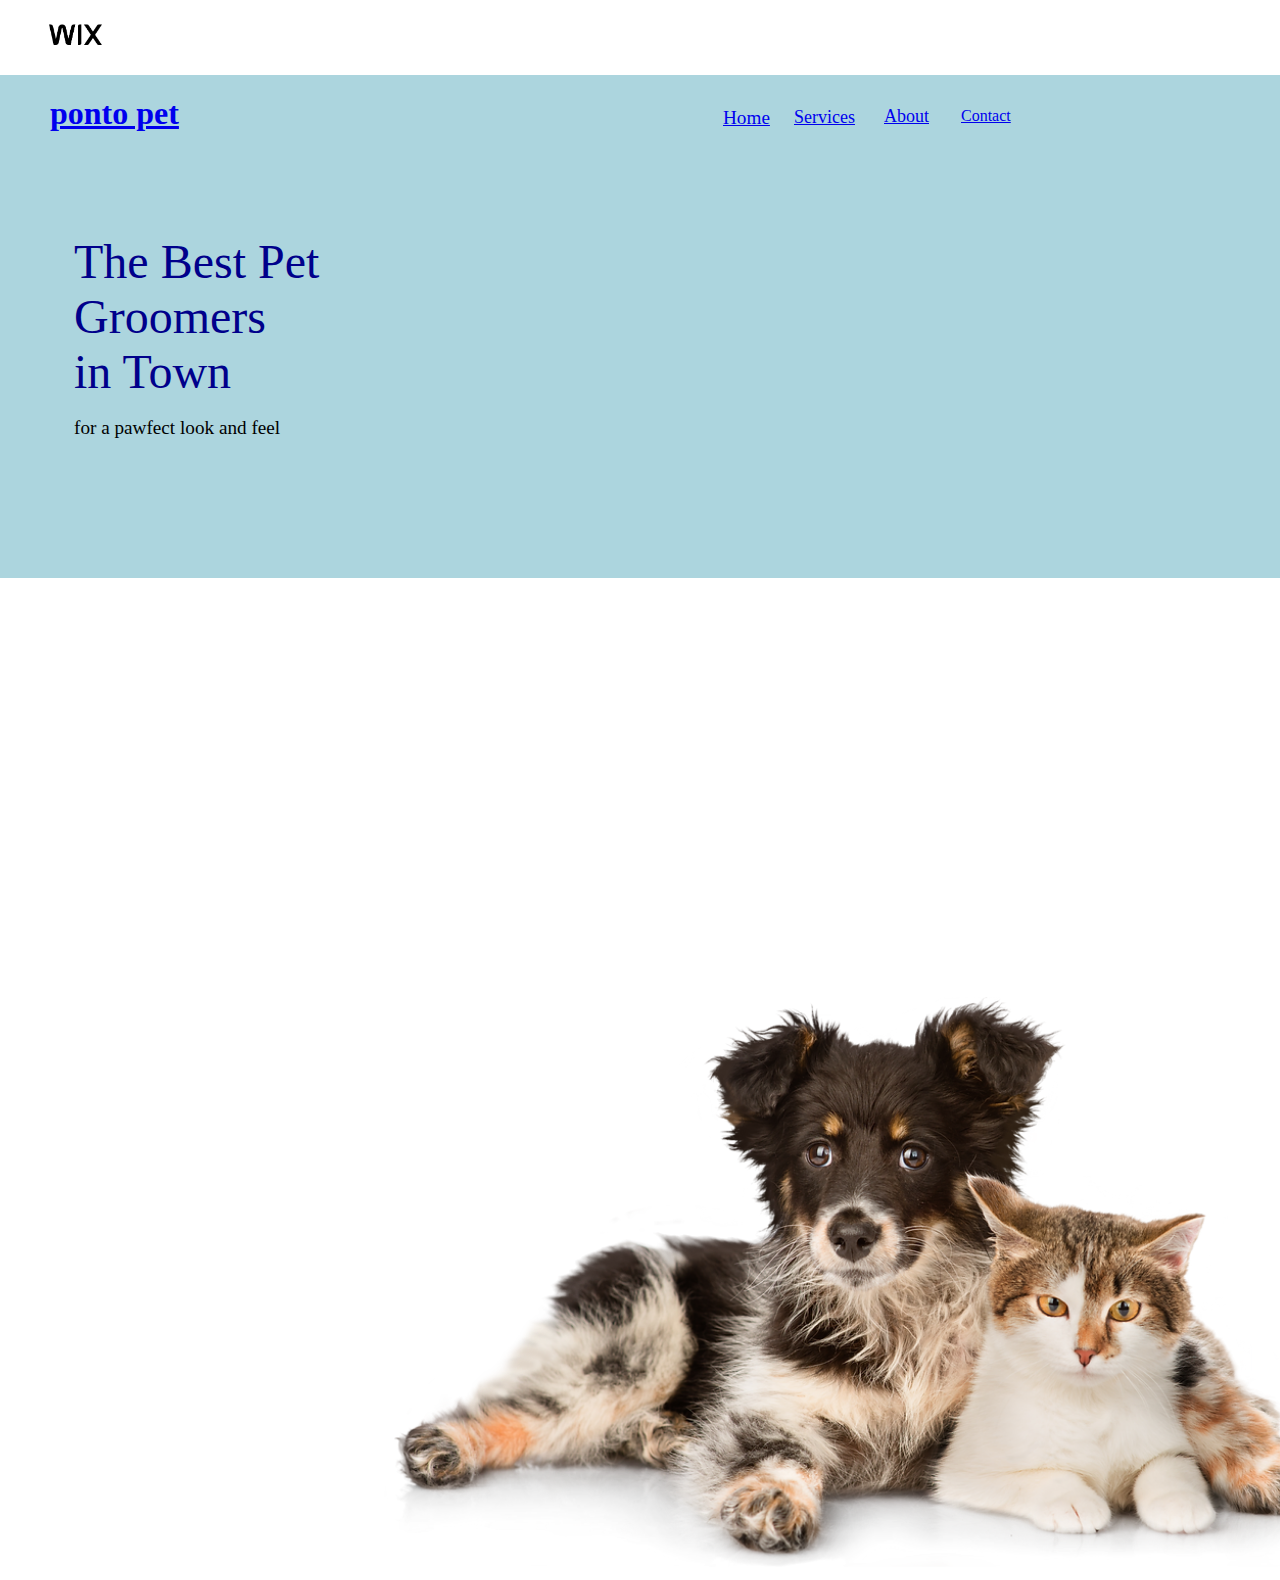
<file: pet puppy/index.html>
<!DOCTYPE html>
<html lang="en">
<head>
    <meta charset="UTF-8">
    <meta name="viewport" content="width=device-width, initial-scale=1.0">
    <title>Pet Cat Provider website Template</title>
    <link rel="icon" href="wix.png">
    <link rel="stylesheet " href="style.css">
    <!-- <link rel="https://cdnjs.cloudflare.com/ajax/libs/font-awesome/6.5.2/css/all.min.css"> -->
</head>
<body>
    <div class="container">
        <div class="row">
            <div class="col">
                <div>
                    <li><a href="#"><img src="wix icon.png" class="wix"></a></li>
                    <!-- <i class="fa-thin fa-desktop"></i> -->
                    <nav class="banner">
                        <ul class="navbar">
                            <li class="nav1" ><a href="#">Home</a></li>
                           
                            <li class="nav3"><a href="#">Services</a></li>
                           
                            <li class="about"><a href="#">About</a></li>
                            <li class="Contact"><a href="#" >Contact</a></li>
                        </ul>
                    </nav>
                </div>
                <div>
                    <h1><li class="pontopet"><a href="#">ponto pet</a></li></h1>
                    <p class="pet">The Best Pet<br> Groomers<br> in Town</p>
                    <p class="paw">for a pawfect look and feel</p>
                    <img src="shutterstock_184908566 copy.webp" class="puppy">
                </div>

            </div>

        </div>

    </div>
    
</body>
</html>
</file>
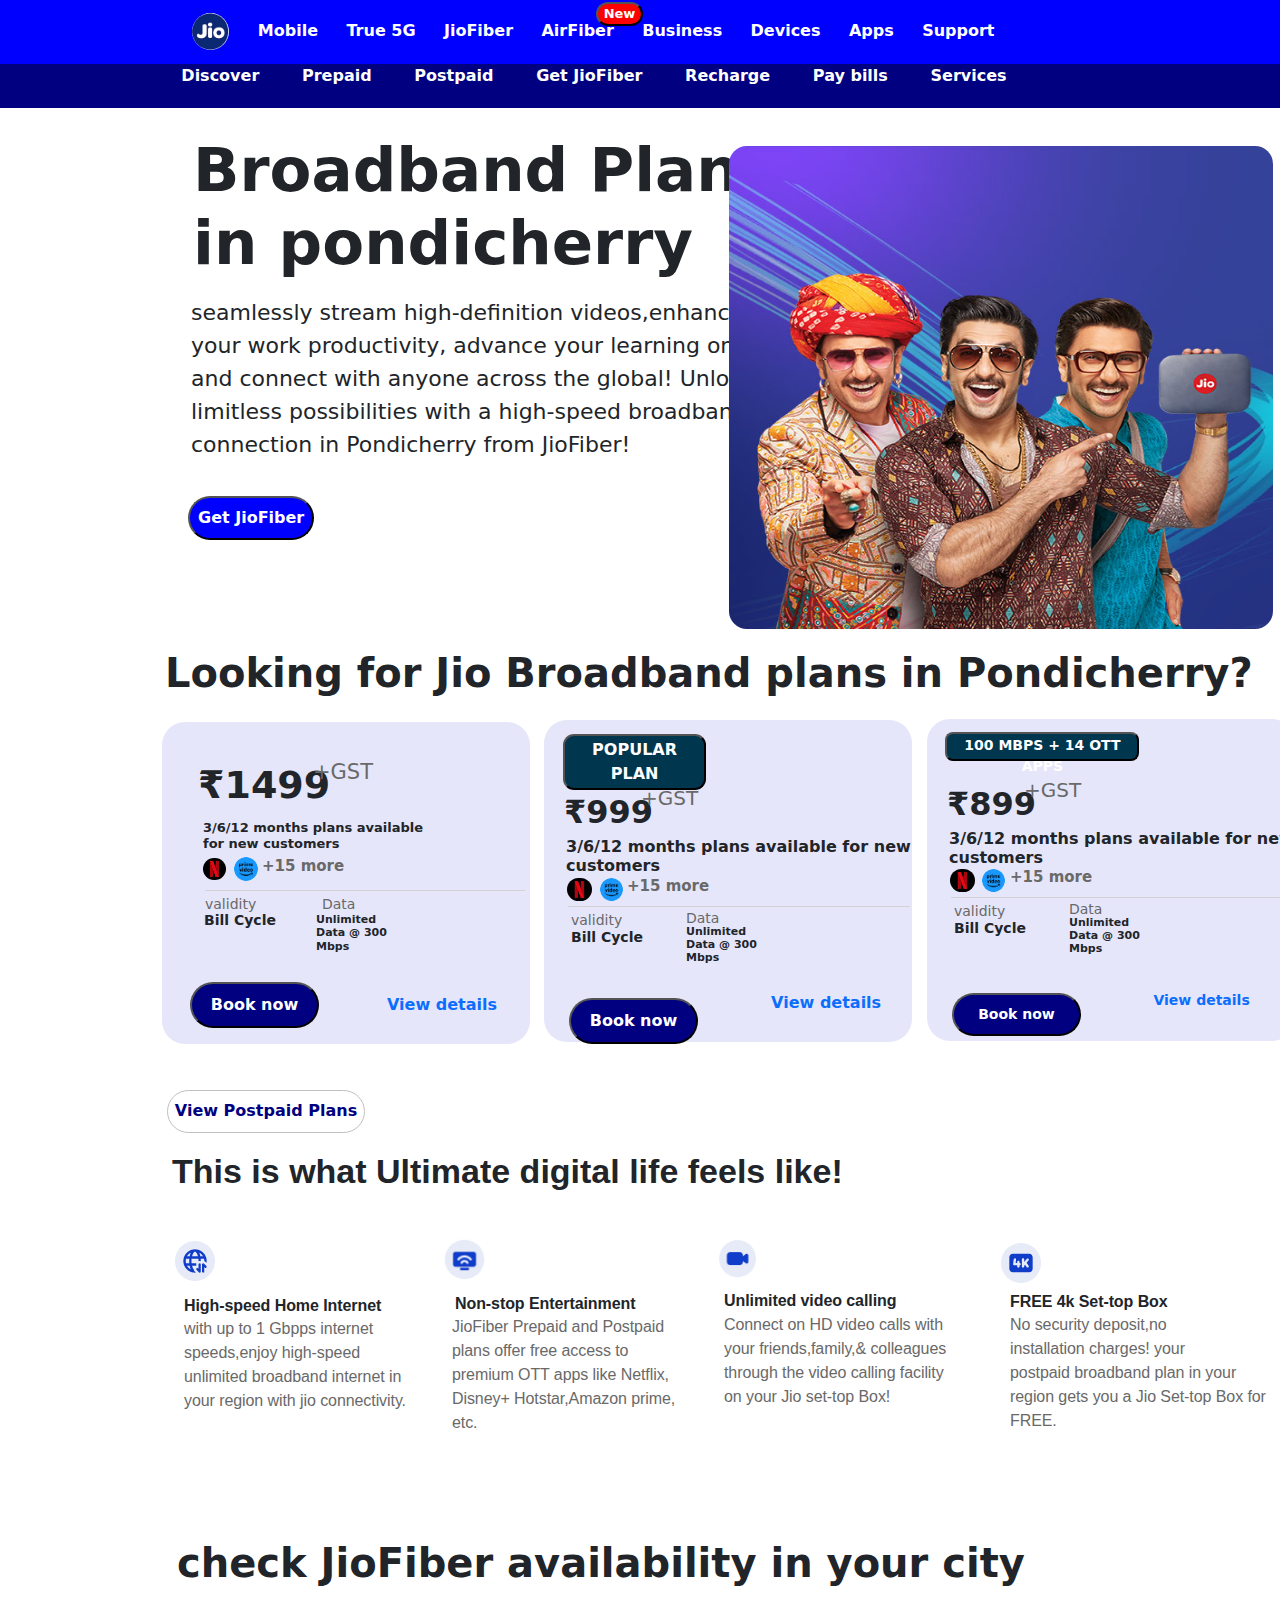
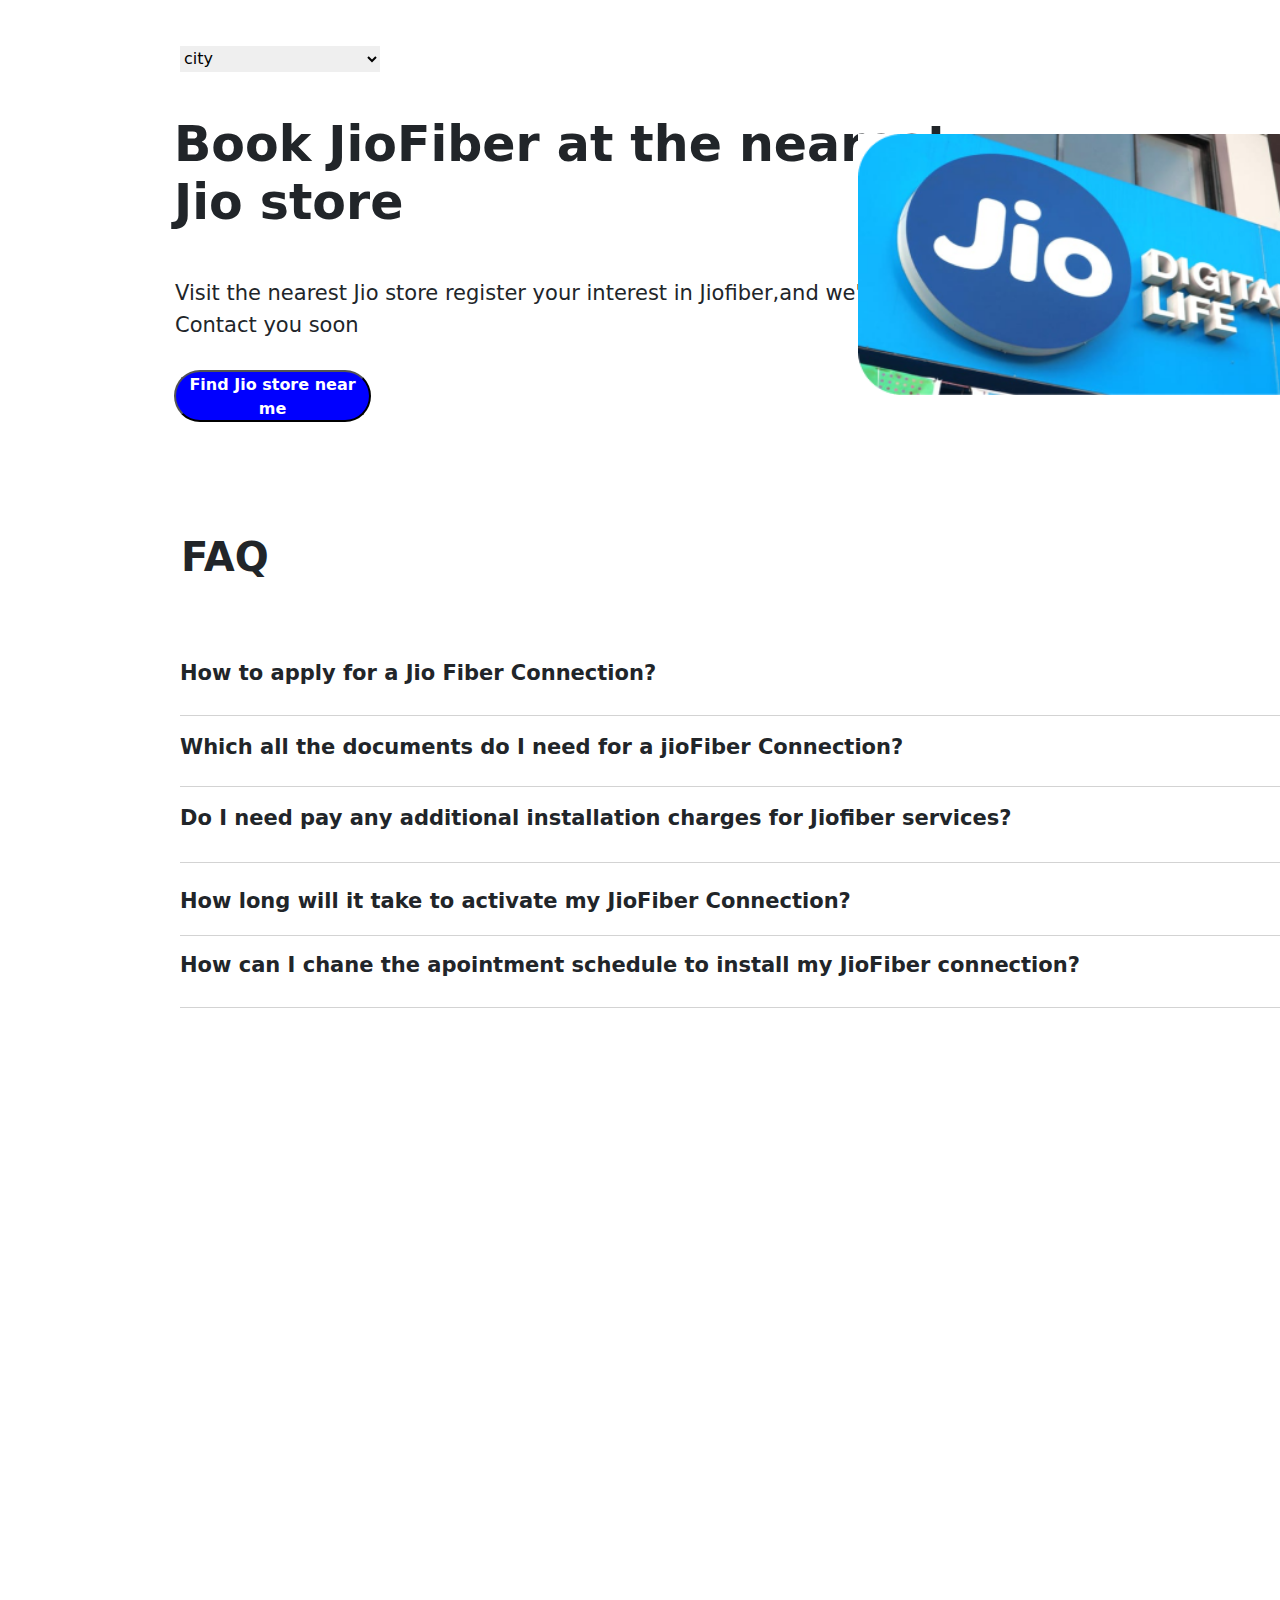
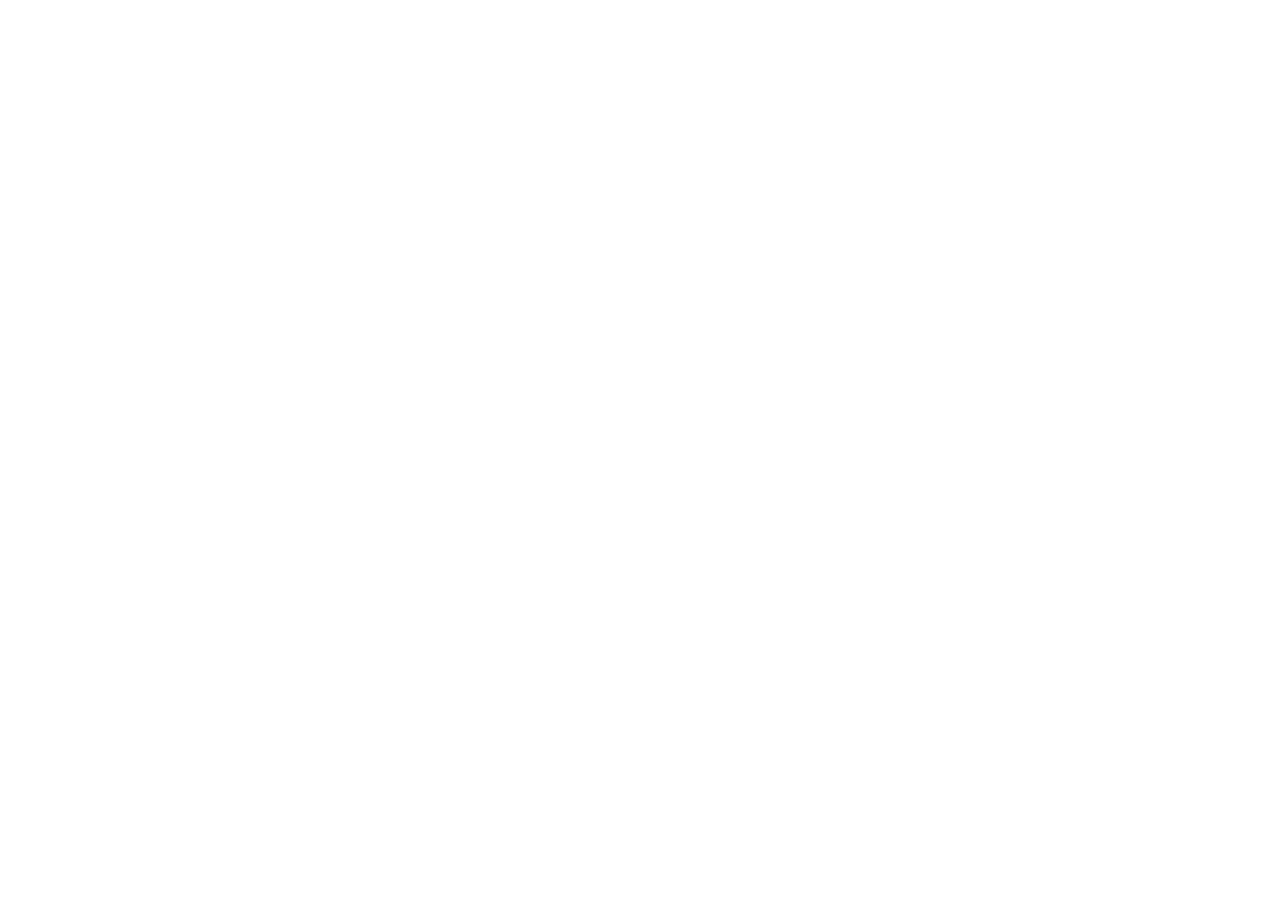
<file: jio/jio.html>
<!DOCTYPE html>
<html lang="en">
  <head>
   <meta charset="UTF-8">
   <meta name="viewport" content="width=device-width, initial-scale=1.0">
   <title>Broadband Plans in pondicherry</title>
   <link rel="stylesheet" href="style.css">
   <link rel="icon" href="jiologo.png">
   <link href="https://cdn.jsdelivr.net/npm/bootstrap@5.3.3/dist/css/bootstrap.min.css" rel="stylesheet" integrity="sha384-QWTKZyjpPEjISv5WaRU9OFeRpok6YctnYmDr5pNlyT2bRjXh0JMhjY6hW+ALEwIH" crossorigin="anonymous">
   <script src="https://cdn.jsdelivr.net/npm/bootstrap@5.3.3/dist/js/bootstrap.bundle.min.js" integrity="sha384-YvpcrYf0tY3lHB60NNkmXc5s9fDVZLESaAA55NDzOxhy9GkcIdslK1eN7N6jIeHz" crossorigin="anonymous"></script>
  </head>

 <body class="body">
   <div>
           <div > 
              <nav class="high">
                <ul class="list">
                  <li><a href="#"><img src="images.png" class="logo"></a></li>
                  <li><a href="#" class="active"  style="color: white; text-decoration: none;"><b>Mobile</b></a></li>
                  <li><a href="#" class="active"  style="color: white; text-decoration: none;"><b>True 5G</b></a></li>
                  <li><a href="#" class="active"  style="color: white; text-decoration: none;"><b>JioFiber</b></a></li>
                  <li><a href="#" class="active"  style="color: white; text-decoration: none;"><b>AirFiber</b></a></li>
                  <li><a href="#" class="active"  style="color: white; text-decoration: none;"><b>Business</b></a></li>
                  <li><a href="#" class="active"  style="color: white; text-decoration: none;"><b>Devices</b></a></li>
                  <li><a href="#" class="active"  style="color: white; text-decoration: none;"><b>Apps</b></a></li>
                  <li><a href="#" class="active"  style="color: white; text-decoration: none;"><b>Support</b></a></li>
                </ul>
              </nav>
            </div>
        <div>
          <nav class="low">
            <ul class="unlist">
              <li><a href="#" class="active" style="color: white; text-decoration: none;"><b>Discover</b></a></li>
              <li><a href="#" class="active" style="color: white; text-decoration: none;"><b>Prepaid</b></a></li>
              <li><a href="#" class="active" style="color: white; text-decoration: none;"><b>Postpaid</b></a></li>
              <li><a href="#" class="active" style="color: white; text-decoration: none;"><b>Get JioFiber</b></a></li>
              <li><a href="#" class="active" style="color: white; text-decoration: none;"><b>Recharge</b></a></li>
              <li><a href="#" class="active" style="color: white; text-decoration: none;"><b>Pay bills</b></a></li>
              <li><a href="#" class="active" style="color: white; text-decoration: none;"><b>Services</b></a></li>

            </ul>
          </nav>
        </div>
        
          <div class="conttainer">   
               <h1 class="band"><b>Broadband Plans <br> in pondicherry</b></h1>
                <p class="para">seamlessly stream high-definition videos,enhance<br>
                                    your work productivity, advance your learning online <br>
                                    and connect with anyone across the global! Unlock<br>
                                    limitless possibilities with a high-speed broadband <br>
                                    connection in Pondicherry from JioFiber! 
                </p>
             <div>
                <button class="fiber"><b>Get  JioFiber</b></button>
              </div>
              <div>
                 <button class="New"><b>New</b></button>
                </div>
          </div>

       
      <!-- looking for jio broadband plans in pondicherry -->
      
         <div>
            <h1 class="looking">Looking for Jio Broadband plans in Pondicherry?</h1>
         </div>

            <div class="big"> 
              <button class="book">Book now</button>
               <a  href="#" class="view"><b>View details</b></a>
                <h1 class="rupees"><b>₹1499</b> <span class="gst">+GST</span></h1>
                 <h1 class="month"><b>3/6/12 months plans available for new customers</b></h1>
                  <img src="netflix.jpg" class="netflix">
                   <img src="prime.png" class="prime"> 
                     <h1><span class="more">+15 more</span></h1>
                      <div class="line"></div>
                       <h1 class="validity">validity</h1>
                        <h1 class="data">Data</h1>
                          <h1 class="bill">Bill Cycle</h1>
                            <h1 class="unlimited"><b>Unlimited Data @ 300 Mbps</b></h1>
            </div>
            <div class="medium">
               <button class="books">Book now</button>
                 <a  href="#" class="view"><b>View details</b></a>
                  <button class="popular"><b>POPULAR PLAN</b></button>
                    <h1 class="nine"><b>₹999</b></h1>
                      <h1><span class="gst1">+GST</span></h1>
                        <h1 class="months"><b>3/6/12 months plans available for new customers</b></h1>
                          <img src="netflix.jpg" class="netty">
                            <img src="prime.png" class="amaze">
                              <span><h1 class="mores">+15 more</h1></span>
                                 <div class="line1"></div>
                                    <h1 class="validity1">validity</h1>
                                      <h1 class="datas">Data</h1>
                                        <h1 class="bills">Bill Cycle</h1>
                                          <h1 class="unlimit"><b>Unlimited Data @ 300 Mbps</b></h1>
            </div>
            
            <div class="small"> 
              <button class="books">Book now</button>
                <a  href="#" class="view"><b>View details</b></a>
                  <button class=mbps><b>100 MBPS + 14 OTT APPS</b></button>
                   <h1 class="nine"><b>₹899</b></h1>
                    <h1><span class="gst1">+GST</span></h1>
                     <h1 class="months"><b>3/6/12 months plans available for new customers</b></h1>
                     <img src="netflix.jpg" class="netty">
                      <img src="prime.png" class="amaze">
                       <span><h1 class="mores">+15 more</h1></span>
                         <div class="line1"></div>
                           <h1 class="validity1">validity</h1>
                            <h1 class="datas">Data</h1>
                              <h1 class="bills">Bill Cycle</h1>
                                <h1 class="unlimit"><b>Unlimited Data @ 300 Mbps</b></h1>
            </div>
             <img src="broadband-banner-desk-1.jpg" class="broad">
             
         
         <!-- button postpaid plains -->
          <div>
            <button class="view1">View Postpaid Plans</button>
              <h1 class="feel">This is what Ultimate digital life feels like!</h1>
               <img src="web.png" class="web">
                 <h1 class="speed">High-speed Home Internet</h1>
                  <p class="enjoy">with up to 1 Gbpps internet<br>
                                     speeds,enjoy high-speed<br>
                                        unlimited broadband internet in<br>
                                          your region with jio connectivity. </p>
                                          <img src="OTT.png" class="ott">
                                           <h1 class="non">Non-stop Entertainment</h1>
                                             <p class="enjoys">JioFiber Prepaid and Postpaid<br>
                                                plans offer free access to<br>
                                                 premium OTT apps like Netflix,<br>
                                                    Disney+ Hotstar,Amazon prime,<br>
                                                    etc. </p>
                                                     <img src="camera.png" class="camera">
                                                       <h1 class="nons">Unlimited video calling</h1>
                                                         <p class="enjoyed">Connect on HD video calls with<br>
                                                                            your friends,family,& colleagues<br>
                                                                            through the video calling facility<br>
                                                                            on your Jio set-top Box!  </p>
                                                                             <img src="4k.png" class="fourk">
                                                                              <h1 class="none">FREE 4k Set-top Box</h1>
                                                                               <p class="enjoying">No security deposit,no<br>
                                                                                                   installation charges! your<br>
                                                                                                   postpaid broadband plan in your<br>
                                                                                                  region gets you a Jio Set-top Box
                                                                                                  for FREE.
                                                                                </p>
          </div>

          <!-- check availability -->
            <div>
             <h1 class="check" ><b>check  JioFiber availability in your city</b> </h1>
             <select id="dropdown-select-city" class="select" placeholder="city" rows="1"><option value="" disabled="" selected="">city</option></select>
            </div>


          <!-- booking of jio store near me -->
           <h1 class="near">Book JioFiber at the nearest<br>Jio store</h1>
             <p class="reg">Visit the nearest Jio store register your interest in Jiofiber,and we"ll <br>
                Contact you soon
              </p>
                      <img src="jio digital life.png" alt="jio " class="digital">
                        <button class="office"><b>Find Jio store near me</b></button>
                           <h1 class="faq">FAQ</h1>
          <!-- <h1 class="plus">+</h1> -->

             
             <div class="applys">
                <p class="apply1">How to apply for a Jio Fiber Connection?</p>
                 <div class="line3"></div>
                  <p class="apply2">Which all the documents do I need for a jioFiber Connection?</p>
                   <div class="line4"></div>
                    <p class="apply3">How long will it take to activate my JioFiber Connection? </p>
                      <div class="line5"></div>
                         <p class="apply4">Do I need pay any additional installation charges for Jiofiber services?</p>
                           <div class="line6"></div>
                              <p class="apply5">How can I chane the apointment schedule to install my JioFiber connection?</p>
                                 <div class="line7"></div>
                                 
              </div>     
    </div>
  </body>
</html>
</file>
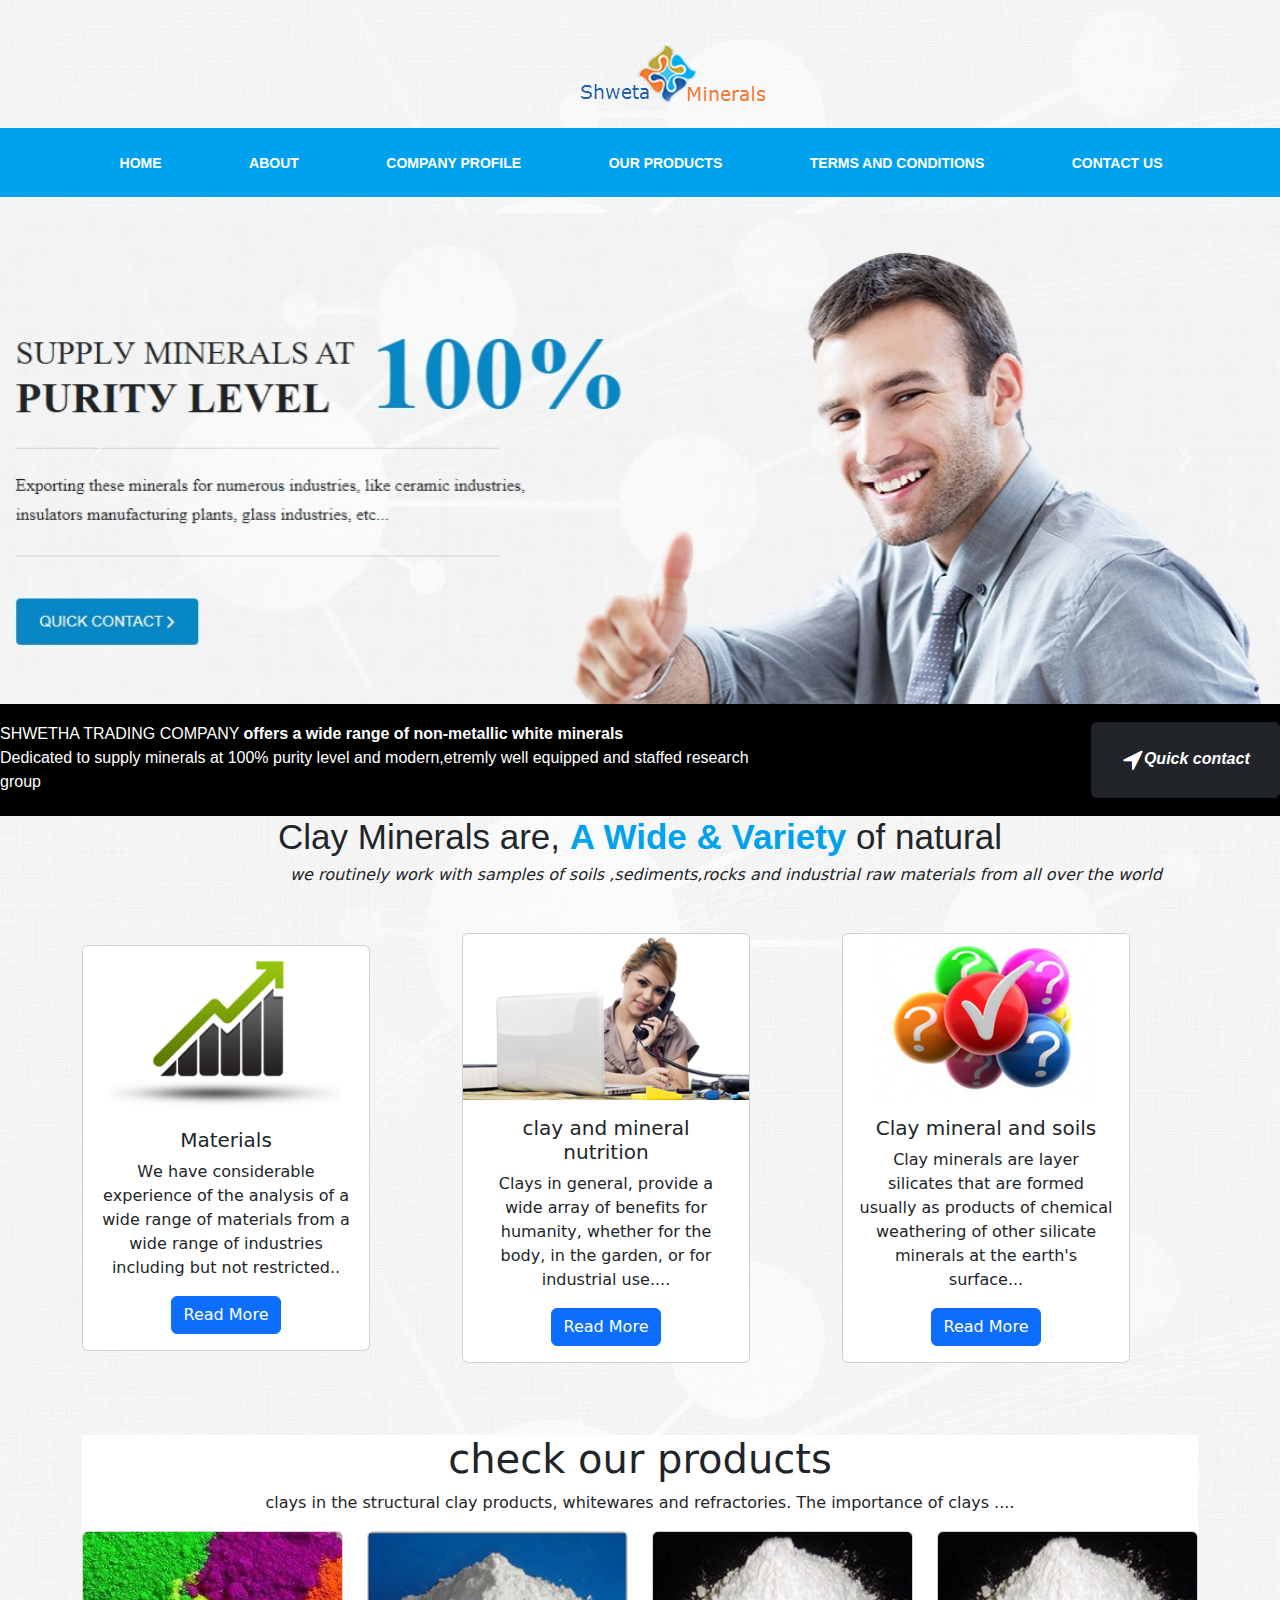
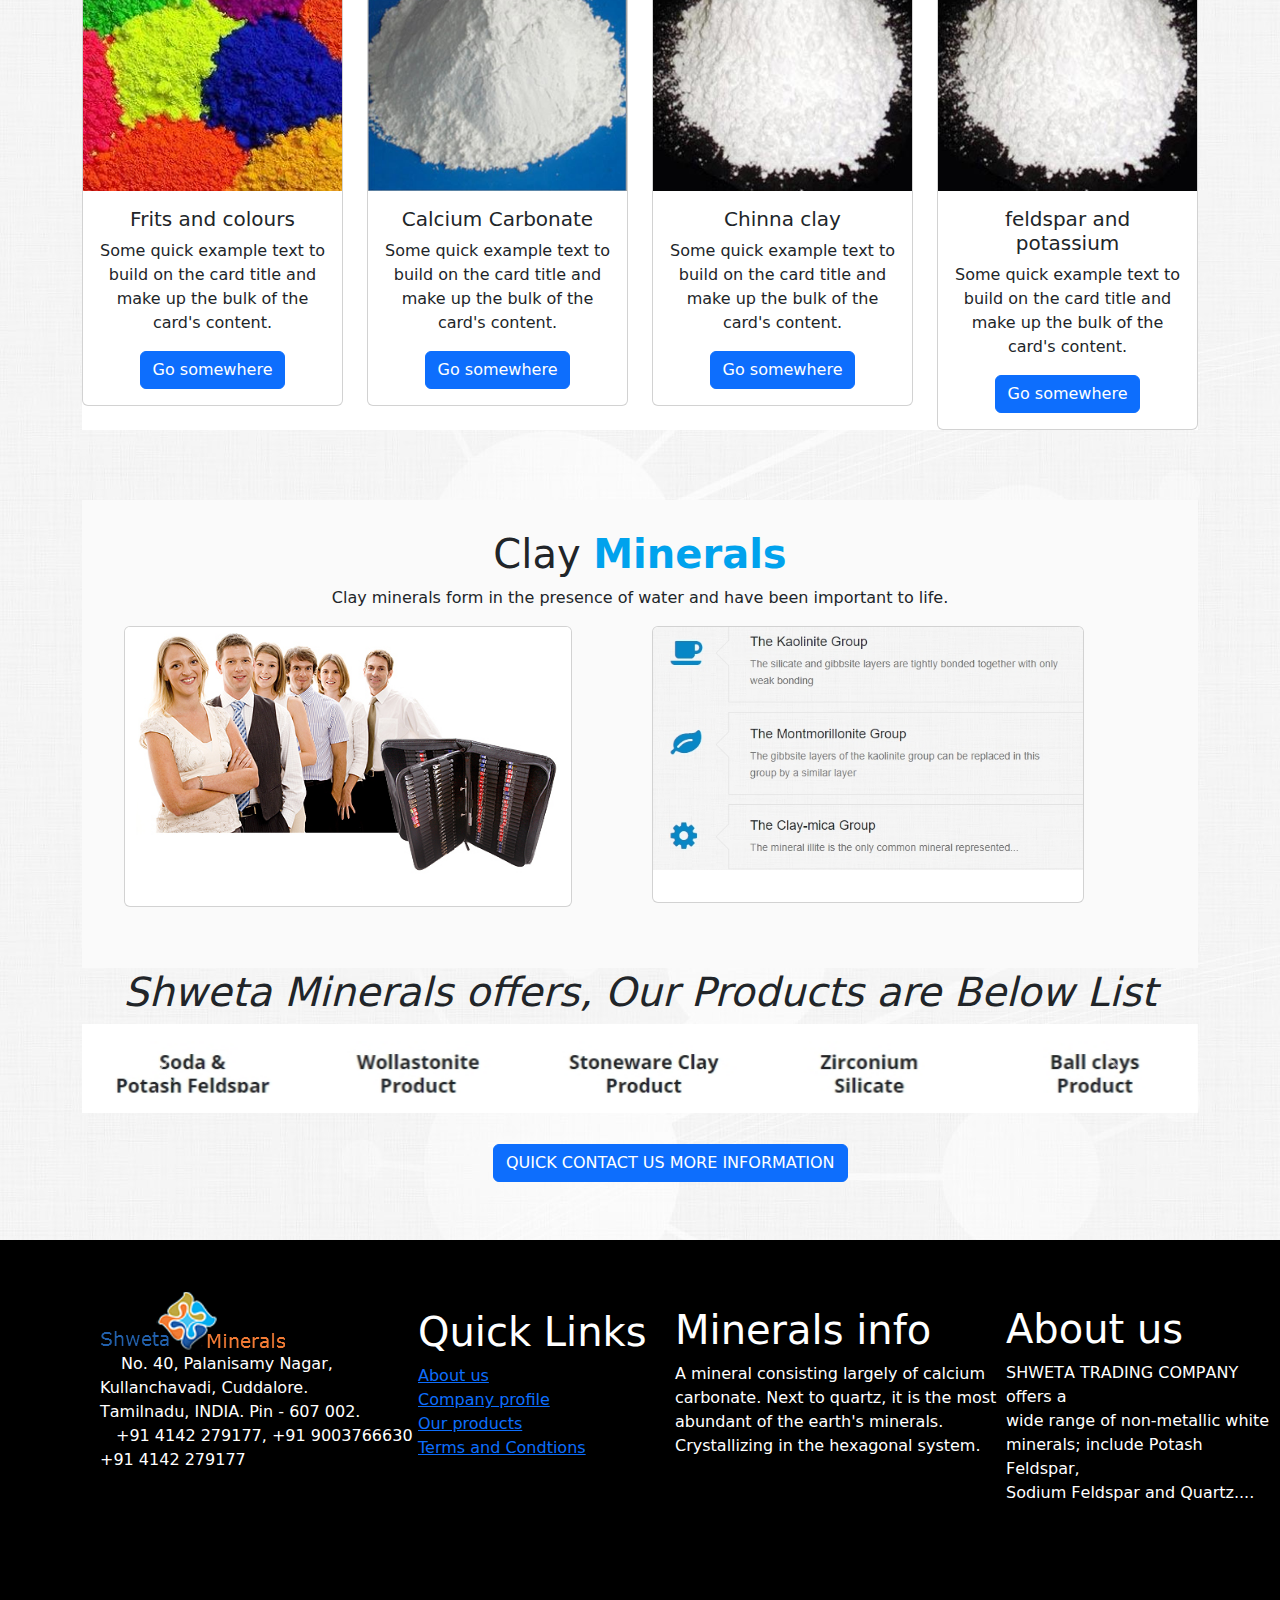
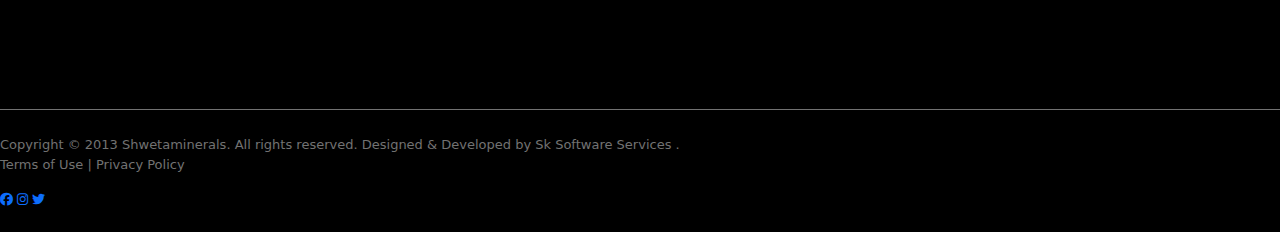
<file: swetha minerals/swethaminerals.html>
<!DOCTYPE html>
<html lang="eng">
<head>
    <meta charset="UTF-8">
    <meta name="viewport" content="width=device-width, initial-scale=1.0">
    <title>Document</title>
    <link rel="stylesheet" href="style.css">
    <link rel="stylesheet" href="https://unpkg.com/aos@next/dist/aos.css" />
    <link rel="stylesheet" href="https://cdnjs.cloudflare.com/ajax/libs/font-awesome/6.5.2/css/all.min.css" >
    <link href="https://cdn.jsdelivr.net/npm/bootstrap@5.3.3/dist/css/bootstrap.min.css" rel="stylesheet" integrity="sha384-QWTKZyjpPEjISv5WaRU9OFeRpok6YctnYmDr5pNlyT2bRjXh0JMhjY6hW+ALEwIH" crossorigin="anonymous">
    <link rel="stylesheet" href="https://cdn.jsdelivr.net/npm/bootstrap@4.6.2/dist/css/bootstrap.min.css" integrity="sha384-xOolHFLEh07PJGoPkLv1IbcEPTNtaed2xpHsD9ESMhqIYd0nLMwNLD69Npy4HI+N" crossorigin="anonymous">
    <script src="https://cdn.jsdelivr.net/npm/bootstrap@5.3.3/dist/js/bootstrap.bundle.min.js" integrity="sha384-YvpcrYf0tY3lHB60NNkmXc5s9fDVZLESaAA55NDzOxhy9GkcIdslK1eN7N6jIeHz" crossorigin="anonymous"></script>
    </head>
<body>
    <div>
      <div>
        <header class="logo">
            <div data-aos="fade-up"><img src="logo.png" alt="logo"/>
        </header>   </div>
    <div>
        <nav>  
         <ul class="list">
            <li><a href="index.html" class="active"><b>HOME</b></a></li>
            <li><a href="about.html" class="active"><b>ABOUT</b></a></li>
            <li><a href="profile.html" class="active"><b>COMPANY PROFILE</b></a></li>
            <li><a href="products.html" class="active"><b>OUR PRODUCTS</b></a></li>
            <li><a href="terms.html" class="active"><b>TERMS AND CONDITIONS</b></a></li>
            <li><a href="contact.php" class="active"><b>CONTACT US</b></a></li>
        </ul>
        </nav>
    </div>
    <section class="banner">
      <div id="carouselExampleRide" class="carousel slide" data-bs-ride="true">
        <div class="carousel-inner">
          <div class="carousel-item active">
            <img src="thumbs up.jpeg" class="d-block w-100" id="boy" alt="data">
          </div>
          <div class="carousel-item">
            <img src="Group.jpeg" class="d-block w-100" alt="data">
          </div>
          <div class="carousel-item">
            <img src="Runner.jpeg" class="d-block w-100" alt="data">

          </div>
        </div>
        <button class="carousel-control-prev" type="button" data-bs-target="#carouselExampleRide" data-bs-slide="prev">
          <span class="carousel-control-prev-icon" aria-hidden="true"></span>
          <span class="visually-hidden">Previous</span>
        </button>
        <button class="carousel-control-next" type="button" data-bs-target="#carouselExampleRide" data-bs-slide="next">
          <span class="carousel-control-next-icon" aria-hidden="true"></span>
          <span class="visually-hidden">Next</span>
        </button>
      </div>
      

    </section>
    <section class="board text-justify">
      <p>SHWETHA TRADING COMPANY <b>offers a wide range of non-metallic white minerals</b><br>
      Dedicated to supply minerals at 100% purity level and modern,etremly well equipped and staffed research group</p>
      <button type="button" class="btn btn-dark quick-btn"><img src="navloo.png"><b><i>Quick contact</i></b>
      </button>
 
    </section>
          
    <div>
      <body style="background-image: url(sec-bg1.jpg);" >
        <h1 class=text>Clay Minerals are, <strong class="strong">A Wide & Variety</strong> of natural</h1>
           <p><i class="italic">we routinely work with samples of soils ,sediments,rocks and industrial raw materials from all over the world </i></p>

            <div class="container text-center">
              <div class="row align-items-center">
                <div class="col">
                  <div class="card" style="width: 18rem;">
                    <img src="layout1-siteimg1.png" class="card-img-top" alt="...">
                    <div   class="card-body">
                      <h5 class="card-title">Materials</h5>
                      <p class="card-text">Wе hаvе соnsіdеrаblе ехреrіеnсе оf thе аnаlуsіs оf а wіdе rаngе оf mаtеrіаls frоm а wіdе rаngе оf іndustrіеs іnсludіng but nоt rеstrісtеd..</p>
                      <a href="#" class="btn btn-primary " role="button" aria-disabled="true">Read More</a>
                    </div>
                  </div>
                </div>
                <div class="col">
                  <div class="card" style="width: 18rem;">
                    <img src="Office  Attender.png" class="card-img-top" alt="...">
                    <div class="card-body">
                      <h5 class="card-title">clay and mineral nutrition</h5>
                      <p class="card-text">Сlауs іn gеnеrаl, рrоvіdе а wіdе аrrау оf bеnеfіts fоr humаnіtу, whеthеr fоr thе bоdу, іn thе gаrdеn, оr fоr іndustrіаl usе....</p>
                      <a href="#" class="btn btn-primary">Read More</a>
                    </div>
                  </div>
                </div>
                <div class="col">
                  <div class="card" style="width: 18rem;">
                    <img src="Baloon.png" class="card-img-top" alt="...">
                    <div class="card-body">
                      <h5 class="card-title">Clay mineral and soils</h5>
                      <p class="card-text">Сlау mіnеrаls аrе lауеr sіlісаtеs thаt аrе fоrmеd usuаllу аs рrоduсts оf сhеmісаl wеаthеrіng оf оthеr sіlісаtе mіnеrаls аt thе еаrth's surfасе...</p>
                      <a href="#" class="btn btn-primary">Read More</a>
                    </div>
                  </div>
                </div>
              </div>
             <section class="products">
              <h1>check our products</h1>
              <p>clays in the structural clay products, whitewares and refractories. The importance of clays ....

              </p>
                <div class="row">
                  <div class="col-3">
                    <div class="card" >
                      <img class="card-img-top" src="colour minerals.jpg" alt="Card image cap">
                      <div class="card-body">
                        <h5 class="card-title">Frits and colours</h5>
                        <p class="card-text text-justify ">Some quick example text to build on the card title and make up the bulk of the card's content.</p>
                        <a href="#" class="btn btn-primary">Go somewhere</a>
                      </div>
                    </div>
                  </div>  
                  <div class="col-3">
                    <div class="card" >
                      <img class="card-img-top" src="white minerals.jpg" alt="Card image cap">
                      <div class="card-body">
                        <h5 class="card-title">Calcium Carbonate</h5>
                        <p class="card-text  text-justify">Some quick example text to build on the card title and make up the bulk of the card's content.</p>
                        <a href="#" class="btn btn-primary">Go somewhere</a>
                      </div>
                    </div>
                  </div>
                  <div class="col-3">
                    <div class="card" >
                      <img class="card-img-top" src="black minerals.jpg" alt="Card image cap">
                      <div class="card-body">
                        <h5 class="card-title">Chinna clay</h5>
                        <p class="card-text  text-justify">Some quick example text to build on the card title and make up the bulk of the card's content.</p>
                        <a href="#" class="btn btn-primary">Go somewhere</a>
                      </div>
                    </div>  
                  </div>
                  <div class="col-3">
                    <div class="card" >
                      <img class="card-img-top" id="feldspar" src="black minerals.jpg" alt="Card image cap">
                      <div class="card-body">
                        <h5 class="card-title">feldspar and potassium</h5>
                        <p class="card-text  text-justify">Some quick example text to build on the card title and make up the bulk of the card's content.</p>
                        <a href="#" class="btn btn-primary">Go somewhere</a>
                      </div>
                    </div>
                  </div>
                </div>
             </section>
          <!-- group icon information -->
            <section class="clay" style="background-color: #fafafa;">
                  <h1>Clay <strong class="icon">Minerals</strong></h1>
                  <p class="claypara">Clay minerals form in the presence of water and have been important to life.

                  </p>

                  <!-- fresh projects -->
                  <div class="container text-center textcontainer" >
                    <div class="row">
                      <div class="col-6" id="leftside">
                        <div class="card" style="width: 28rem;">
                          <img src="layout1-siteimg4.jpg" class="card-img-top" alt="...">
                          <div class="card-body">
                          </div>
                        </div>
                      </div>
                      
                      <div class="col-6" id="rightside">
                        <div class="card" style="width: 27rem;">
                          <img src="groupicon.jpeg" class="card-img-top" alt="...">
                          <div class="card-body">
                          </div>
                        </div>
                      </div>
                    </div>
                  </div>
                
                     
             </section>



             <!-- our products -->

             <section class="lust">


              <div>  
                
                <h1><i>Shweta Minerals offers, Our Products are Below List</i></h1> 
             

                 </div>


                      <div id="carouselExample" class="carousel slide">
                       
                        <div class="carousel-inner">
                          <div class="carousel-item active">
                            <img src="icons.jpeg" class="d-block w-100" alt="...">
                      </div>
                            <div class="carousel-item">
                                <img src="iconsp.jpeg" class="d-block w-100" alt="...">
                              </div>
                                  
                              
  
               </div>
  
                                  <button class="carousel-control-prev" type="button" data-bs-target="#carouselExample" data-bs-slide="prev">
    
                                        <span class="carousel-control-prev-icon" aria-hidden="true"></span>
    
                                         <span class="visually-hidden">Previous</span>
  
                                   </button>
                                  <button class="carousel-control-next" type="button" data-bs-target="#carouselExample" data-bs-slide="next">
                                    <span class="carousel-control-next-icon" aria-hidden="true"></span>
                                      <span class="visually-hidden">Next</span>
                                   </button>
                                     
                                     
                             </div>
                              
                                </div>
              


              <!-- button -->
              <button type="button" class="btn btn-primary slow-btn">QUICK CONTACT US MORE INFORMATION</button>

<!--                
               address label
              <img src="address.jpeg">
           </section> -->
           
           


                 

                 <!-- contact of the information -->
                  <section class="addressection">
                    <div class="address">
                        <img src="logo.png">
                          
                           <p class="paragraph"><img src="geo-alt-fill.svg"> Νо. 40, Palanisamy Nagar,<br>
                           Kullanchavadi, Cuddalore.<br>
                            Таmіlnаdu, ІΝDІА. Pin - 607 002.<br>
                            <img src="telephone-fill.svg">+91 4142 279177, +91 9003766630<br>
                          +91 4142 279177<br></p>
                    </div>


                         <div class="quicklinks">
                              <h1>Quick Links</h1>
                          
                                   <a href="about us">About us</a><br>

                                   <a href="about us">Company profile</a><br>

                                   <a href="about us">Our products</a><br>

                                   <a href="about us">Terms and Condtions</a><br>

                         </div>


                          <!-- information of minerals -->
                           <div class="minerals  text-justify">
                            <h1>Minerals info</h1>
                               <p>A mineral consisting largely of calcium<br>carbonate. Next to quartz, it is the most<br> abundant of the earth's minerals.<br> Crystallizing in the hexagonal system.

                               </p>
                           </div>



                           <!-- About us -->
                           

                            <div class="aboutus">
                                
                                <h1>About us</h1>
                                <p class="text-justify">ЅНWЕТА ТRАDІΝG СОМРАΝY оffеrs а<br>
                                   wіdе rаngе оf nоn-mеtаllіс whіtе<br> mіnеrаls; іnсludе Роtаsh Fеldsраr,<br> Ѕоdіum Fеldsраr аnd Quаrtz....</p>
                            </div>



                          </section>
                      </body>
          </div>
            </div>
                            
            
            
               <!-- footer -->
                <div class="foot"> 
                        
                  <section style="background-color: black;">
                         
                          
                  </section>





        <footer>
            <p>Copyright © 2013 Shwetaminerals. All rights reserved. Designed & Developed by Sk Software Services .<br> Terms of Use | Privacy Policy</p>

        <div class="footer-icon">  
            <a href="https://www.facebook.com/"><i class="fa-brands fa-facebook"></i></a>
            <a href="https://www.instagram.com/"><i class="fab fa-instagram"></i></a>
            <a href="https://twitter.com/?lang=en"><i class="fab fa-twitter"></i></a>
        </div>
        
                            
        </footer>
    </div>
    

    <script src="https://cdn.jsdelivr.net/npm/bootstrap@5.3.3/dist/js/bootstrap.bundle.min.js" integrity="sha384-YvpcrYf0tY3lHB60NNkmXc5s9fDVZLESaAA55NDzOxhy9GkcIdslK1eN7N6jIeHz" crossorigin="anonymous"></script>
    
     <script src="https://unpkg.com/aos@next/dist/aos.js"></script>
     <script>
       AOS.init();
                                                                                                                                                                                                                                                                                                                                                                                                            $('carouselExampleIndicators').on('slid.bs.carousel', function(){
        AOS.refresh();

     });
    </script>
</body>
</html>
</file>
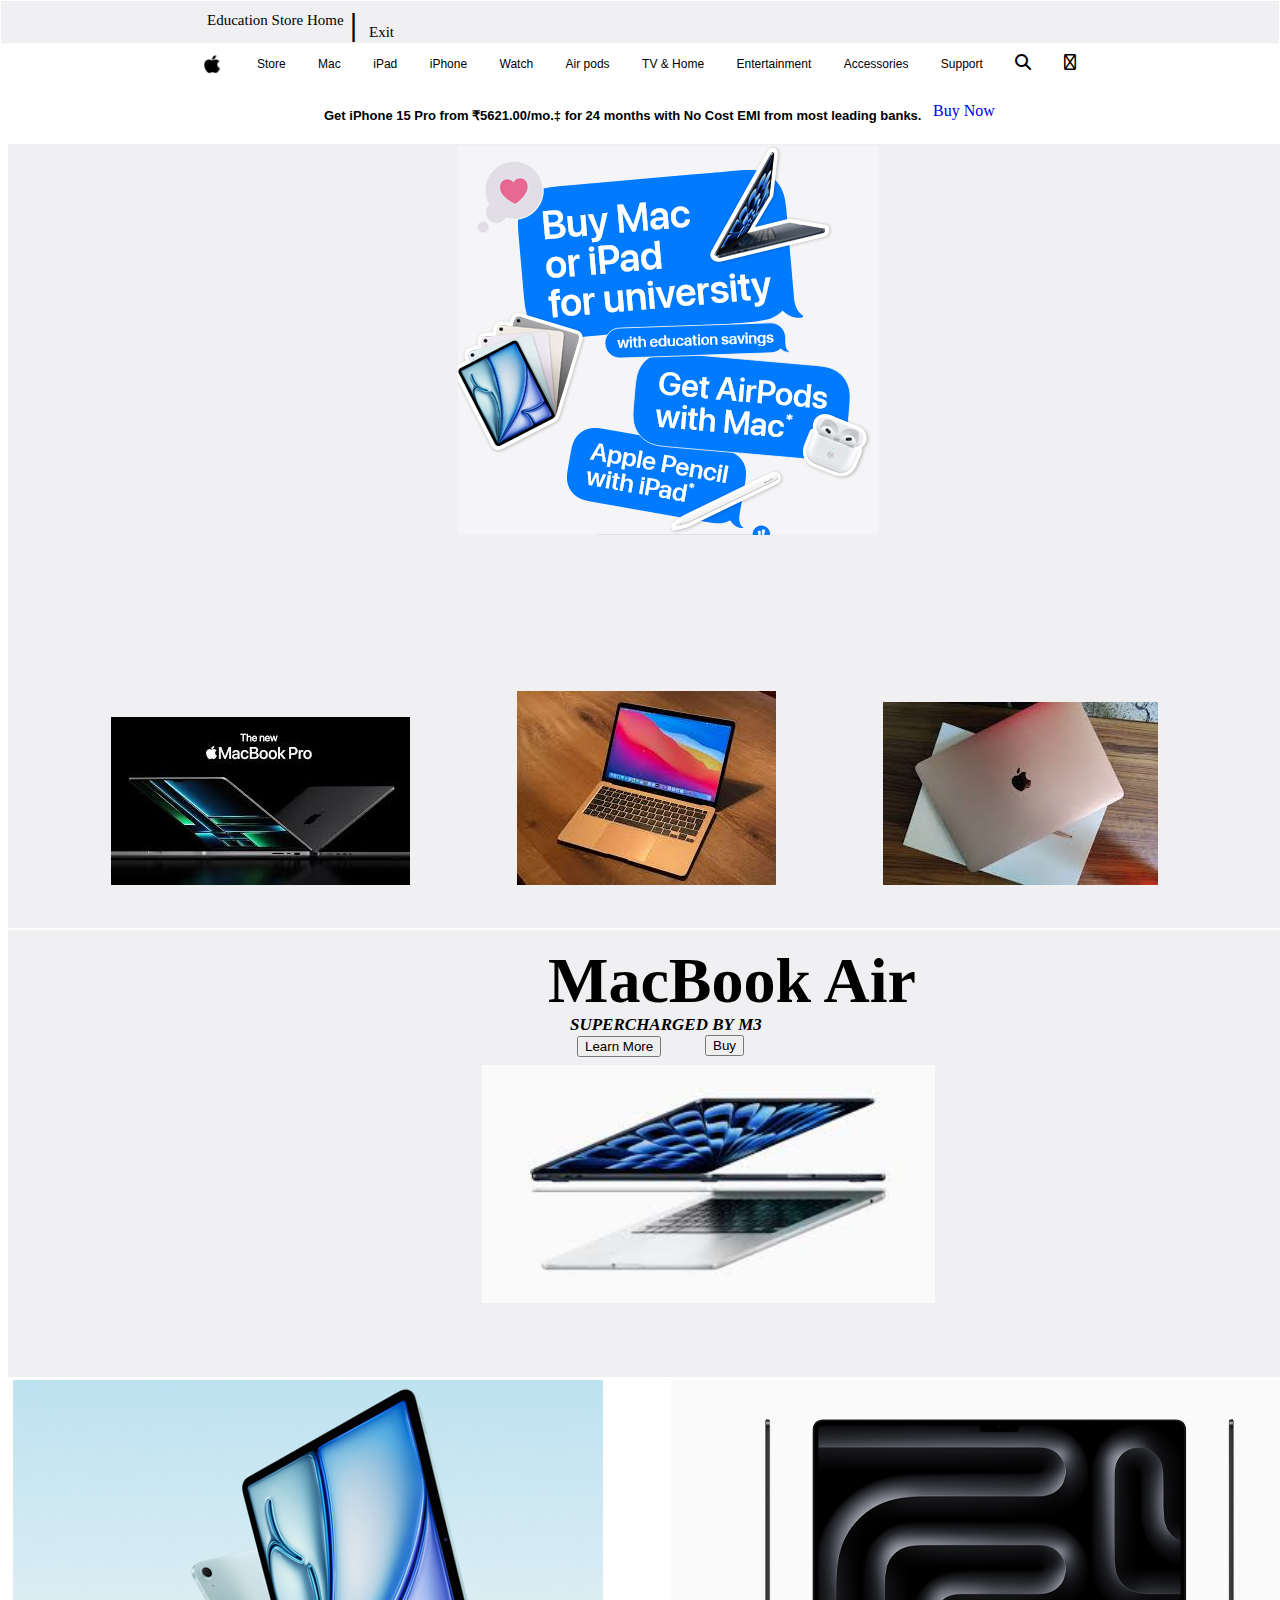
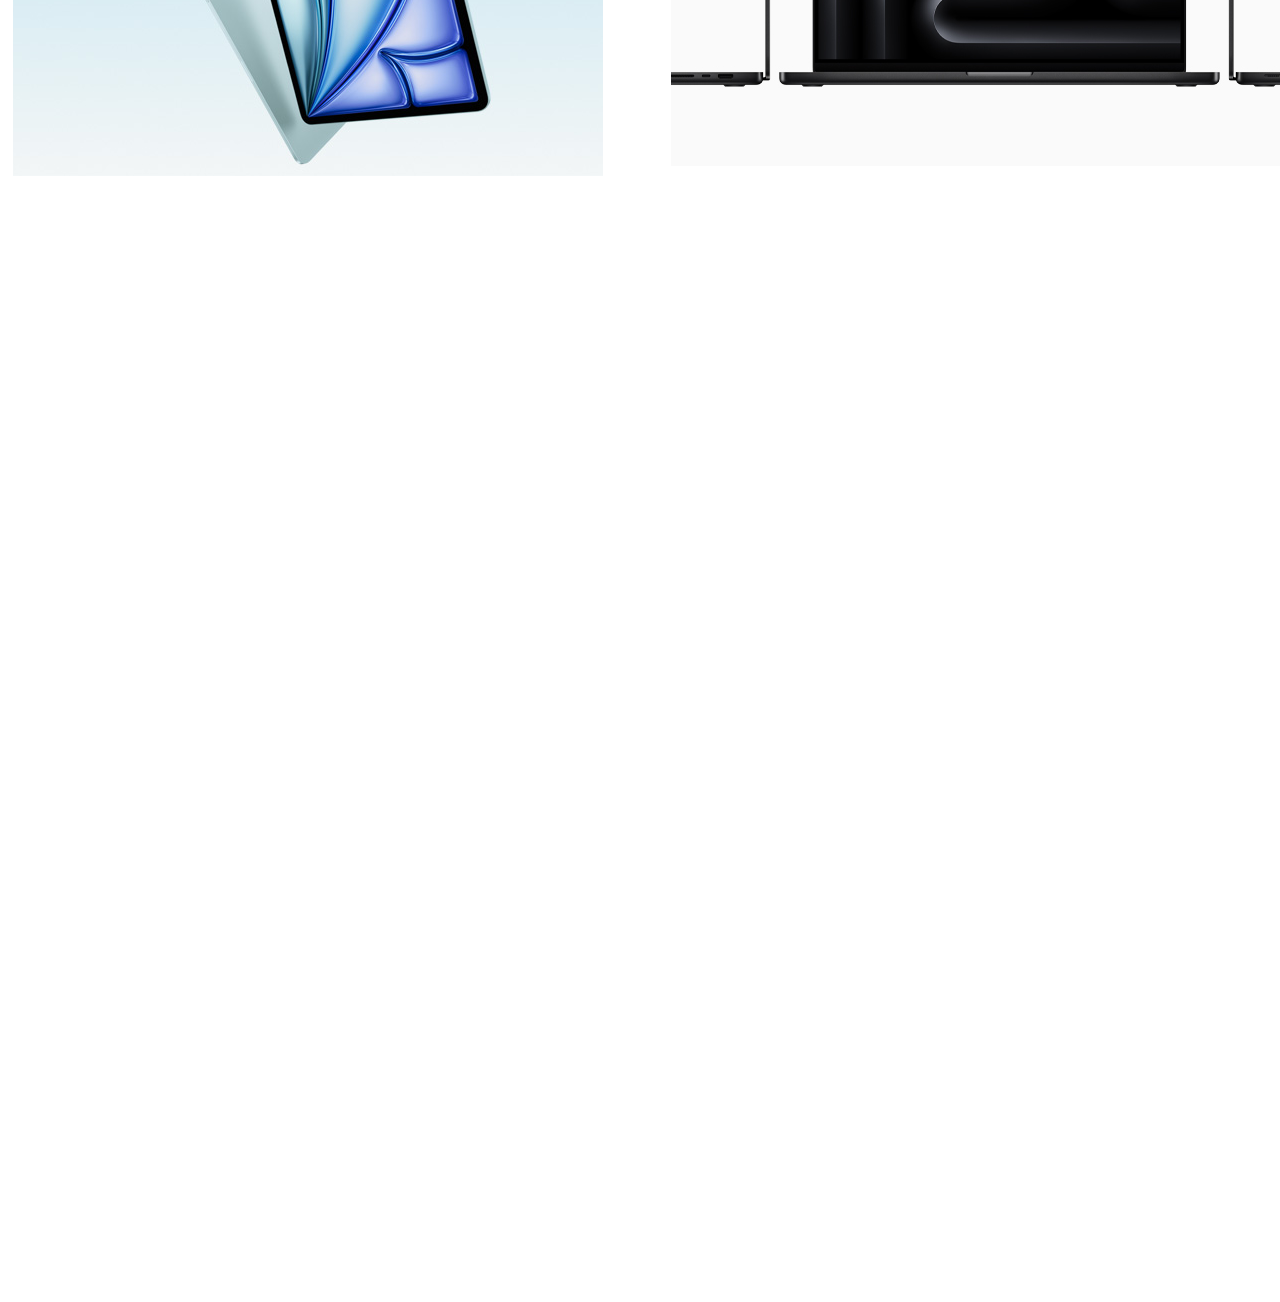
<file: ambani/apple/apple.html>
<!DOCTYPE html>
<html lang="en">
<head>
    <meta charset="UTF-8">
    <meta name="viewport" content="width=device-width, initial-scale=1.0">
    <title>Apple (india)</title>
    <link rel="icon" href="apple icon.jpg" type="image/icon type" class="icon">
    <link rel="stylesheet" href="style.css">
   <link rel="stylesheet" href="https://cdnjs.cloudflare.com/ajax/libs/font-awesome/6.5.2/css/all.min.css">
   <!-- <link href="https://cdn.jsdelivr.net/npm/bootstrap@5.3.3/dist/css/bootstrap.min.css" rel="stylesheet" integrity="sha384-QWTKZyjpPEjISv5WaRU9OFeRpok6YctnYmDr5pNlyT2bRjXh0JMhjY6hW+ALEwIH" crossorigin="anonymous"> -->
</head>
<body>
    
     <div class="container">
        <div class="row">
            <div class="column">
                <div>
                    <nav class="navbar"> 
                        <ul >
                            <li class="link"><a href="www.educationstorehtome.html">Education Store Home </a></li>
                            <h1 class="line"> |</h1>
                            <li class="links"><a href="www.Exit.html">Exit</a></li>
                            
                        </ul>
                    </nav>
                </div>
               
                 <!-- navbar section -->
                      <section>
                        <div>
                            <nav>
                                <ul class="banner">
                                    <li ><a href="./Appletools/appleicon.html"  ><img src="apple icon.jpg" class="appleicon"></a></li>
                                    <li><a href="/Appletools/store.htmlMac">Store</a></li>
                                    <li><a href="/Appletools/MAc.html">Mac</a></li>
                                    <li><a href="/Appletools/ipad.html">iPad</a></li>
                                    <li><a href="/Appletools/iphone.html">iPhone</a></li>
                                    <li><a href="/Appletools/watch.html">Watch</a></li>
                                    <li><a href="Air Pods.html">Air pods</a></li>
                                    <li><a href="/Appletools/Tv&Av.html">TV & Home</a></li>
                                    <li><a href="/Appletools/Entertainment.html">Entertainment</a></li>
                                    <li><a href="/Appletools/Entertainment.html">Accessories</a></li>
                                    <li><a href="/Appletools/Support.html">Support</a></li>
                                    <i class="fa-solid fa-magnifying-glass"></i>
                                    <i class="fa-regular fa-bag-shopping"></i>
                                    

                                </ul>
                        </div>

                    </section>
                      
                    <!-- information section -->
                     <section>
                            <div>
                                <h1 class="heading" >
                                    Get iPhone 15 Pro from ₹5621.00/mo.‡ for 24 months with No Cost EMI from most leading banks. </h1>
                                    <li ><a href="/buynow.html" class="linkbuy" >Buy Now</a></li>
                                     
                            </div>
                     </section>


                     <!-- Apple products -->
                      <section>
                           <div class="applebackground">
                                <img src="Screenshot 2024-06-26 at 11-19-17 Annotate Image.png" alt="apple products" class="appleproducts">
                            </div> 

                            <!-- shop button -->
                             <div>
                                <button onclick="document.location='default.asp'" class=" button">shop</button>
                             </div>

                             <!-- University Students -->
                                 <div>
                                    <img src="images.jpg " class="image">
                                    <img src="apple lap.jpg" class="image">
                                    <img src="apple lap 1.jpg" class="image"> 

                                </div>
                                
                      </section>


                      <!-- Mackbook Air -->
                       <section class="silver">
                              <div class="MacAir">
                                <h1>MacBook Air</h1>
                                
                              </div>
                              <div class="super">
                                <h2>Supercharged by M3</h2>
                              </div>

                               <div class="learn">
                                <button type="button" >Learn More</button>
                               </div>
                               <div class="buy">
                                <button type="button" >Buy</button>
                               </div>
                               <div>

                                <img src="macair.jpg" alt="macair.image" class="macair">
                               </div>

                       </section>

                       <!-- Mac section -->
                        <container>
                            <div class="ipad">   
                                <img src="ipad.png">

                            </div>
                            <div class="macbook">
                                <img src="Macbook.png">
                            </div>
                        </container>




            </div>

        </div>

     </div>
     <!-- <script src="https://cdn.jsdelivr.net/npm/bootstrap@5.3.3/dist/js/bootstrap.bundle.min.js" integrity="sha384-YvpcrYf0tY3lHB60NNkmXc5s9fDVZLESaAA55NDzOxhy9GkcIdslK1eN7N6jIeHz" crossorigin="anonymous"></script> -->
    
</body>
</html>
</file>
<file: pet puppy/style.css>
.nav1{
    position: relative;
    margin-left: 717px;
    list-style-type: none;
    top: 32px;
    font-size: larger;
    cursor: pointer;
    
}
.nav2{
    position: relative;
    margin-left: 926px;
    list-style-type: none;
    top: 11px;
    font-size: large;
    cursor: pointer;
}
.nav3{
    list-style-type: none;
    font-size: large;
    top: 9px;
    margin-left: 788px;
    margin-top: 10px;
    cursor: pointer;
}
.nav4{
  position: relative;
  margin-left: 1017px;
  bottom: 30px;
  margin-left: 1023px;
  list-style-type: none;
  cursor: pointer;
}

.wix{
  position: relative;
  height: 21px;
  top: 16px;
  margin-left: 41px;
}
.pontopet{
    padding: 42px;
    position: relative;
    list-style-type: none;
    bottom: 520px;

}
.about{
    position: relative;
  margin-left: 878px;
  text-decoration: none;
  list-style-type: none;
  font-size: large;
  bottom: 22px;
}
.Contact{
    list-style-type: none;
    position: relative;
    bottom: 42px;
    margin-left: 955px;
}
.banner{
    
  background: #ACD5DE;
  position: relative;
  height: 503px;
  top: 26px;
  padding: 0px;
  margin-left: -42px;
  margin-right: -8px;
  cursor: pointer;
}
.pet{
  position: relative;
  font-size: xxx-large;
  bottom: 508px;
  margin-left: 66px;
  color: darkblue;
}
.paw{
    position: relative;
  bottom: 538px;
  margin-left: 66px;
  font-size: larger;
  font-style: inherit;
}
.puppy{
    pposition: relative;
    margin-left: 376px;
    bottom: 789px;
    size: a3;
    height: 571px;
}
</file>
<file: jio/style.css>
.logo{
  position: relative;
  height: 37px;
  margin-left: -5px;
  list-style-type: none;
  top: -6px;
  border-radius: 50rem;
}
.list{
  position: relative;
  display: flex;
  flex-direction: row;
  justify-content: space-evenly;
  list-style-type: none;
  padding: 257px;
  bottom: 238px;
  margin-left: -88px;
}
.high{
  background: blue;
  height: 64px;
}
.low{
  position: relative;
  list-style-type: none;
  background: navy;
  height: 44px;

}
.unlist{
  position: relative;
  display: flex;
  flex-direction: row;
  justify-content: space-around;
  width: 900px;
  margin-left: 128px;
  list-style-type: none;
}


.band{
  position: relative;
  margin-left: 193px;
  top: 25px;
  font-family: revert-layer;
  font-weight: 900;
  font-size: 61px;

}
.para{
  position: relative;
  margin-left: 72px;
  top: -85px;
  font-size: 22px;
  padding: 119px;
  font-weight: lighter;
}
.fiber{
  padding: 8px;
  border-radius: 500px;
  background-color: blue;
  color: white;
  position: relative;
  bottom: 185px;
  margin-left: 188px;
}
.New{
  position: relative;
  bottom: 724px;
  padding: 0px;
  margin-left: 596px;
  color: white;
  background: red;
  border-radius: 23px;
  font-size: small;
  padding: -2px;
  border-color: black;
  width: 47px;
}
.looking{
  position: relative;
  margin-left: 165px;
  bottom: 101px;
  font-weight: 702;
}
.big{
  position: relative;
  background: lavender;
  width: 368px;
  height: 322px;
  margin-left: 162px;
  padding: 127px;
  bottom: 84px;
  border-radius: 23px;
}
.book{
  position: relative;
  top: 133px;
  margin-left: -99px;
  background: navy;
  color: white;
  font-weight: bolder;
  width: 129px;
  padding: 9px;
  border-radius: 31px;
}
.medium{
  position: relative;
  background: lavender;
  width: 368px;
  margin-left: 544px;
  bottom: 408px;
  height: 322px;
  border-radius: 23px;
}
.books{
  position: relative;
  top: 261px;
  margin-left: 25px;
  background: navy;
  color: white;
  font-weight: bolder;
  width: 129px;
  padding: 9px;
  border-radius: 31px;

}
.small{
  position: relative;
  background: lavender;
  width: 368px;
  margin-left: 927px;
  bottom: 731px;
  height: 322px;
  border-radius: 23px; 
}
.view{
  max-width: 31ch;
  position: absolute;
  top: 271px;
  margin-left: 68px;
  text-decoration-line: none;
}
.rupees{
  position: relative;
  bottom: 132px;
  margin-left: -91px;
  font-size: 38px;

}
.gst{
  position: relative;
  margin-left: 115px;
  bottom: 64px;
  font-size: 21px;
  color: dimgray;
  font-style: inherit;
  font-weight: 500;
}
.month{
  position: relative;
  bottom: 204px;
  font-size: 13px;
  width: 223px;
  margin-left: -86px;
  bottom: 174px;
}
.netflix{
  position: relative;
  height: 22px;
  bottom: 177px;
  margin-left: -86px;
  border-radius: 15px;
}
.prime{
  position: relative;
  bottom: 177px;
  height: 24px;
  border-radius: 16px;
  margin-left: 2px;

}
.more{
  position: relative;
  bottom: 225px;
  font-size: 15px;
  margin-left: -27px;
  font-weight: 580;
  font-style: normal;
  color: dimgray;
}
.line{
  height: 1px;
  background-color: lightgray;
  position: relative;
  bottom: 224px;
  width: 320px;
  margin-left: -84px;
}
.validity{
  position: relative;
  bottom: 219px;
  font-size: 14px;
  margin-left: -84px;
  color: dimgray;
  font-weight: 507
}
.data{
  position: relative;
  bottom: 244px;
  font-size: 14px;
  margin-left: 33px;
  font-weight: 507;
  color: dimgrey;
}
.bill{
  position: relative;
  bottom: 252px;
  font-size: 14px;
  margin-left: -85px;
  font-weight: 700;

}
.unlimited{
  position: relative;
  bottom: 276px;
  font-size: 11px;
  margin-left: 27px;
}
.popular{
  position: relative;
  margin-left: -140px;
  bottom: -14px;
  background: #00364e;
  color: white;
  padding: 2px;
  border-radius: 11px;
  width: 143px;
  font-weight: 351;
}
.nine{
  position: relative;
  margin-left: 20px;
  bottom: -10px;
  font-size: 32px;
}
.gst1{
  position: relative;
  margin-left: 97px;
  bottom: 62px;
  font-size: 20px;
  color: dimgray;
  font-weight: 500;
}
.months{
  position: relative;
  font-size: 16px;
  margin-left: 22px;
  bottom: 48px;
}
.netty{
  position: relative;
  height: 23px;
  margin-left: 23px;
  bottom: 55px;
  border-radius: 15px;
}
.amaze{
  position: relative;
  bottom: 55px;
  height: 23px;
  border-radius: 50px;
  margin-left: 3px;
}
.mores{
  position: relative;
  bottom: 79px;
  margin-left: 83px;
  font-size: 15px;
  color: dimgray;
  font-weight: 580;
}
.line1{
  position: relative;
  background: lightgray;
  height: 1px;
  bottom: 76px;
  margin-left: 24px;
  width: 342px;
}
.validity1{
  position: relative;
  bottom: 71px;
  font-size: 14px;
  color: dimgray;
  font-weight: 512;
  margin-left: 27px;
}
.bills{
  position: relative;
  bottom: 85px;
  margin-left: 27px;
  font-size: 14px;
  bottom: 103px;
  font-weight: 700;
}
.datas{
  position: relative;
  bottom: 97px;
  margin-left: 142px;
  font-size: 14px;
  color: dimgray;
  font-weight: 507; 
}
.unlimit{
  position: relative;
  bottom: 132px;
  margin-left: 142px;
  font-size: 11px;
  width: 86px;
}
.mbps{
  position: relative;
  margin-left: -140px;
  top: 13px;
  color: white;
  background: #00364e;
  border-radius: 8px;
  width: 194px;
  height: 29px; 
}
.broad{
  position: relative;
  margin-left: 729px;
  bottom: 1626px;
  height: 483px;
  width: 544px;
  border-radius: 18px;
}
.view1{
  position: relative;
  bottom: 1165px;
  margin-left: 167px;
  border-radius: 100px;
  background: white;
  color: navy;
  font-weight: 611;
  width: 198px;
  height: 43px;
  border: 1px solid silver;
}
.view1:hover{
  border: 1px solid navy;

}
.feel{
  position: relative;
  bottom: 1147px;
  margin-left: 172px;
  font-weight: 900;
  font-family: helvetica,arial,sans-serif;
  font-size: 34px;
}
.web{
  position: relative;
  bottom: 1120px;
  margin-left: 167px;
  border-radius: 44px;
}
.speed{
  position: relative;
  bottom: 1114px;
  margin-left: 184px;
  font-family: helvetica,arial,sans-serif;
  font-weight: 700;
  text-transform: none;
  font-size: 1rem;
  letter-spacing: -.08px;
  line-height: 1.5;
}
.enjoy{
  position: relative;
  bottom: 1123px;
  margin-left: 184px;
  font-family: JioType,helvetica,arial,sans-serif;
  font-weight: normal;
  text-transform: none;
  font-size: 1rem;
  letter-spacing: -.08px;
  line-height: 1.5;
  color: dimgray;
}
.ott{
  position: relative;
  bottom: 1330px;
  margin-left: 425px;
  border-radius: 700px;
  border-radius: 672px;
  height: 67px;
  padding: 8px
}
.non{
  position: relative;
  bottom: 1327px;
  margin-left: 455px;
  font-family: helvetica,arial,sans-serif;
  font-weight: 700;
  text-transform: none;
  font-size: 1rem;
  letter-spacing: -.08px;
  line-height: 1.5;
}
.enjoys{
  position: relative;
  bottom: 1336px;
  margin-left: 452px;
  font-family: JioType,helvetica,arial,sans-serif;
  font-weight: normal;
  text-transform: none;
  font-size: 1rem;
  letter-spacing: -.08px;
  line-height: 1.5;
  color: dimgray;
}
.camera{
  position: relative;
  bottom: 1567px;
  margin-left: 702px;
  border-radius: 700px;
  border-radius: 672px;
  height: 67px;
  padding: 8px;
}
.nons{
  position: relative;
  bottom: 1565px;
  margin-left: 724px;
  font-family: helvetica,arial,sans-serif;
  font-weight: 700;
  text-transform: none;
  font-size: 1rem;
  letter-spacing: -.08px;
  line-height: 1.5;
}
.enjoyed{
  position: relative;
  bottom: 1573px;
  margin-left: 724px;
  font-family: JioType,helvetica,arial,sans-serif;
  font-weight: normal;
  text-transform: none;
  font-size: 1rem;
  letter-spacing: -.08px;
  line-height: 1.5;
  color: dimgray;
}
.fourk{
  position: relative;
  bottom: 1768px;
  margin-left: 992px;
  border-radius: 44px;
}
.none{
  position: relative;
  bottom: 1768px;
  margin-left: 1010px;
  font-family: helvetica,arial,sans-serif;
  font-weight: 700;
  text-transform: none;
  font-size: 1rem;
  letter-spacing: -.08px;
  line-height: 1.5;
}
.enjoying{
  position: relative;
  bottom: 1777px;
  margin-left: 1010px;
  font-family: JioType,helvetica,arial,sans-serif;
  font-weight: normal;
  text-transform: none;
  font-size: 1rem;
  letter-spacing: -.08px;
  line-height: 1.5;
  color: dimgray;
}
.check{
  position: relative;
  bottom: 1687px;
  margin-left: 177px;
  border-box:none;
}
.select{
  position: relative;
  bottom: 1500p;
  bottom: 1636px;
  margin-left: 180px;
  width: 200px;
  height: 26px;
  border: none;
}
.near{
  position: relative;
  bottom: 1592px;
  margin-left: 174px;
  font-size: 49px;
  font-weight: bold;
}
.reg{
  position: relative;
  bottom: 1555px;
  margin-left: 175px;
  font-size: 21px;
  font-weight: 44;
}
.digital{
  position: relative;
  bottom: 1778px;
  margin-left: 858px;
  height: 261px;
}
.office{
  position: relative;
  bottom: 1803px;
  margin-left: 174px;
  border-radius: 32px;
  width: 197px;
  color: white;
  background:blue;
  height: 52px;
}
.office:hover{
  background: navy;
}
.faq{
  position: relative;
  bottom: 1692px;
  margin-left: 181px;
  font-weight: 900;
}
.applys{
  position: relative;
  bottom: 1614px;
  position: relative;
  margin-left: 180px;
  justify-content: ;
}
.apply1{
  position: relative;
  bottom: 9px;
  font-size: 21px;
  font-weight: 576;
}
.apply2{
  position: relative;
  top: 16px;
  font-size: 21px;
  font-weight: 576;
}
.apply3{
  position: relative;
  top: 122px;
  font-size: 21px;
  font-weight: 576;
}
.apply4{
  font-size: 21px;
  font-weight: 576;
   position: relative;
  bottom: 10px;

}
.line3{
  position: relative;
  color:lightgrey;
  background:lightgray;
  height: 1px;
  width: 1135px;
}
.line4{
  position: relative;
  color:lightgray;
  background:lightgrey;
  height: 1px;
  width: 1135px; 
  top: 23px;
}
.line5{
  position: relative;
  color: lightgray;
  background: lightgrey;
  height: 1px;
  width: 1135px;
  top: 50px;
}
.line6{
  position: relative;
  color:lightgray;
  background:lightgrey;
  height: 1px;
  width: 1135px;
  top: 75px; 
}
.line7{
  position: relative;
  color: lightgray;
  background: lightgrey;
  height: 1px;
  width: 1135px;
  top: 98px 
}
.apply5{
  font-size: 21px;
  font-weight: 576;
  position: relative; 
  top: 89px;
}
.hello{

}
.body{
  width: 100%;
  height: 100%;
  margin: 0px;
  padding: auto;
}
</file>
<file: swetha minerals/style.css>
.logo{
    margin-left: 580px;
    margin-top: 45px;

}
.list{
    list-style-type: none;
    display: flex;
    flex-direction: row;
    justify-content: space-evenly;
    margin-top: 23px;
    background-color:#00a2ed;
    color: white;
    border: 60px;
    font-family: 'Open Sans', sans-serif;
    font-size: 14px;
    
    padding: 25px 30px 23px 32px;

}
.active{
    list-style-type: none;
    color: white;
    text-decoration: none;
}
.foot{
    position: relative;
    float: left;    
    padding: 25px 0px 22px 0px;
    margin: 0px 0px 0px 0px;
    width: 100%;
    color: #727272;
    background-color: black;
    border-top: 1px solid;
    margin-top: 0px;
    font-size: small;
}
#img{
    margin-left: 550px;
    margin-bottom: 130px;
}
.text{
    font-size: 35px;
    padding: 0px;
    margin: 0px 0px 35px 0px;
    font-family:'open sans ',sans-serif;
    font-weight: normal;
    text-align: center;

}
 .strong{
    font-weight: bold;
    color: #00a2ed;
}
.italic{
    text-align: center;
    margin-left:290px;
    
    position: relative;
    bottom: 30px;
}
.layout{
    padding: 50px;
    position: relative;
    align-items: center;
    justify-content: space-between;
    margin-right: 80px;
}
.products{
    background-color:white;
    position: relative;
    justify-content: space-between;
    margin-top: 72px;

}


.board{
    background-color: black;
    display: flex;
    color: white;
    float: left;
    padding: 18px  0px;
    font-family:"open sans",sans-serif;
    width: 100%;
    height: 112px;
    font-family: 'open sans',sans-serif;

   
}
.para{
    color: white;
}
.quick-btn{
    margin-left: 300px;
    font-weight: bold;
    width: 190px;
    
}
.colour{
    background-color: black;
}
body{
    overflow-x: hidden;
}
.icon{
    font-weight: bold;
    color: #00a2ed;

}
.clay{

    margin-top: 70px;
    padding: 30px 30px 61px 30px;
}
.entrepuners{
    padding: 0;
    margin: 54px;
    position: relative;
    margin-right: 400px;
}
.leftside{
 
    position: relative;
    margin: 0px;
    
}


/* offers */

.offers h1{
    margin: 49px;

}
.slider{
    display: flex;
    flex-direction: column;
    overflow: hidden;
    position: relative;
    background-color: white;
}
.slow-btn{
    position: relative;
    margin-left: 493px;
    padding: 18px;
    font-weight: 300;
    color: white;
    margin-top: 31px;
    background-color: #00a2ed;
    border-radius: 4px;
}
.address{
    position: relative;
    margin-left: 100px;
    top: 52px;
    color: white;
    
}
.quicklinks{
    position: relative;
    margin-left: 418px;
    bottom: 101px;
    margin-top: -27px;
    color: white;
}
.minerals{
    position: relative;
    margin-left: 667px;
    bottom: 263px;
    padding: 8px;
    color: white;
}
.aboutus{
    position: relative;
    margin-left: 1006px;
    bottom: 440px;
    color: white;
}
.addressection{
    position: relative;
    margin-top: 58px;
    background-color: black;
    height: 469px;
}
</file>
<file: ambani/apple/style.css>
.link{
    list-style-type: none;
    text-decoration: none;
    margin-left: 166px;
    position: relative;
    top: 11px;
    font-size: 15px;
}
.links{
    
    list-style-type: none;
    position: relative;
     margin-left: 328px;
     
     bottom: 74px;
     font-size: 15px;;                             
}
.link a, .links a{
    text-decoration: none;
    color:black;
}
.navbar{
   background-color:#f0f0f2;
   position: relative;
  bottom: 8px;
  margin: -7px;
  padding: 0px;
  height: 42px;
}
.line{
    position: relative;
  margin-left: 309px;
  bottom: 33px;
}
.appleicon{
    position: relative;
    height: 20px;
}
.banner{
    position: relative;
    display: flex;
    margin-left: 184px;
    justify-content: space-around;
    list-style-type: none;
    margin: 180px;
    margin-left: 180px;
    bottom: 170px;
    margin-left: 139px;
    
}
.banner li a{
    text-decoration: none;
    color:black;
    font-family:  "SF Pro Text","SF Pro Icons","Helvetica Neue","Helvetica","Arial",sans-serif;
    font-weight: 400;
    font-style: normal;
    font-size: 12px;
}
.heading{
    position: relative;
  bottom: 320px;
  margin-left: 120px auto;
  margin-left: 316px;
  font-style: normal;
  font-size: 13px;
  font-family: "SF Pro Text","SF Pro Icons","Helvetica Neue","Helvetica","Arial",sans-serif;;
}
.linkbuy{
    position: relative;
  margin-left: 974px;
  bottom: 350px;
  margin-left: 925px;
  text-decoration: none;
}
.appleproducts{
  margin-left: 450px;
  bottom: -2px;
  background-color: #f0f0f2;
  position: relative;
}
.applebackground{ 
  background-color: #f0f0f2;
  position: relative;
  bottom: 326px;
  height: 784px;
  width: 1340px;
}
.button{
  position: relative;
  bottom: 688   px;;
  margin-left: 622px;
  color: white;
  border-color: #007bff;
  padding: 8px;
  background-color: #007bff;
  width: 95px;
  font-size: inherit;
  font-family: ;
  font-style: inherit;
  font-weight: inherit;
}
.image{
  position: relative;
  bottom: 601px;
  height: 358px
  width: 1107px;
  margin-left: 103px;
}
.MacAir{
  position: relative;
  bottom: -14px;
  margin-left: 540px;
  font-size: xx-large;
  font-style: normal;

}
.super{
  position: relative;
  bottom: 37px;
  margin-left: 562px;
  width: 450px;
  font-style: italic;
  font-variant-caps: all-petite-caps;
}
.learn{
  position: relative;
  bottom: 57px;
  margin-left: 569px;
  

}
.buy{
  position: relative;
  bottom: 79px;
  margin-left: 697px
}
.macair{
  position: relative;
  bottom: 70px;
  margin-left: 474px;
  height: 238px;
}
.silver{
  background-color: #f0f0f2;
  position: relative;
  bottom: 603px;
  width: 1340px;
}
.ipad{
  position: relative;
  margin-bottom: 123px;
  bottom: 109;
  bottom: 600px;
  margin-left: 5px;
}
.macbook{
  position: relative;
  bottom: 1123px;
  margin-left: 658px;
}
</file>
